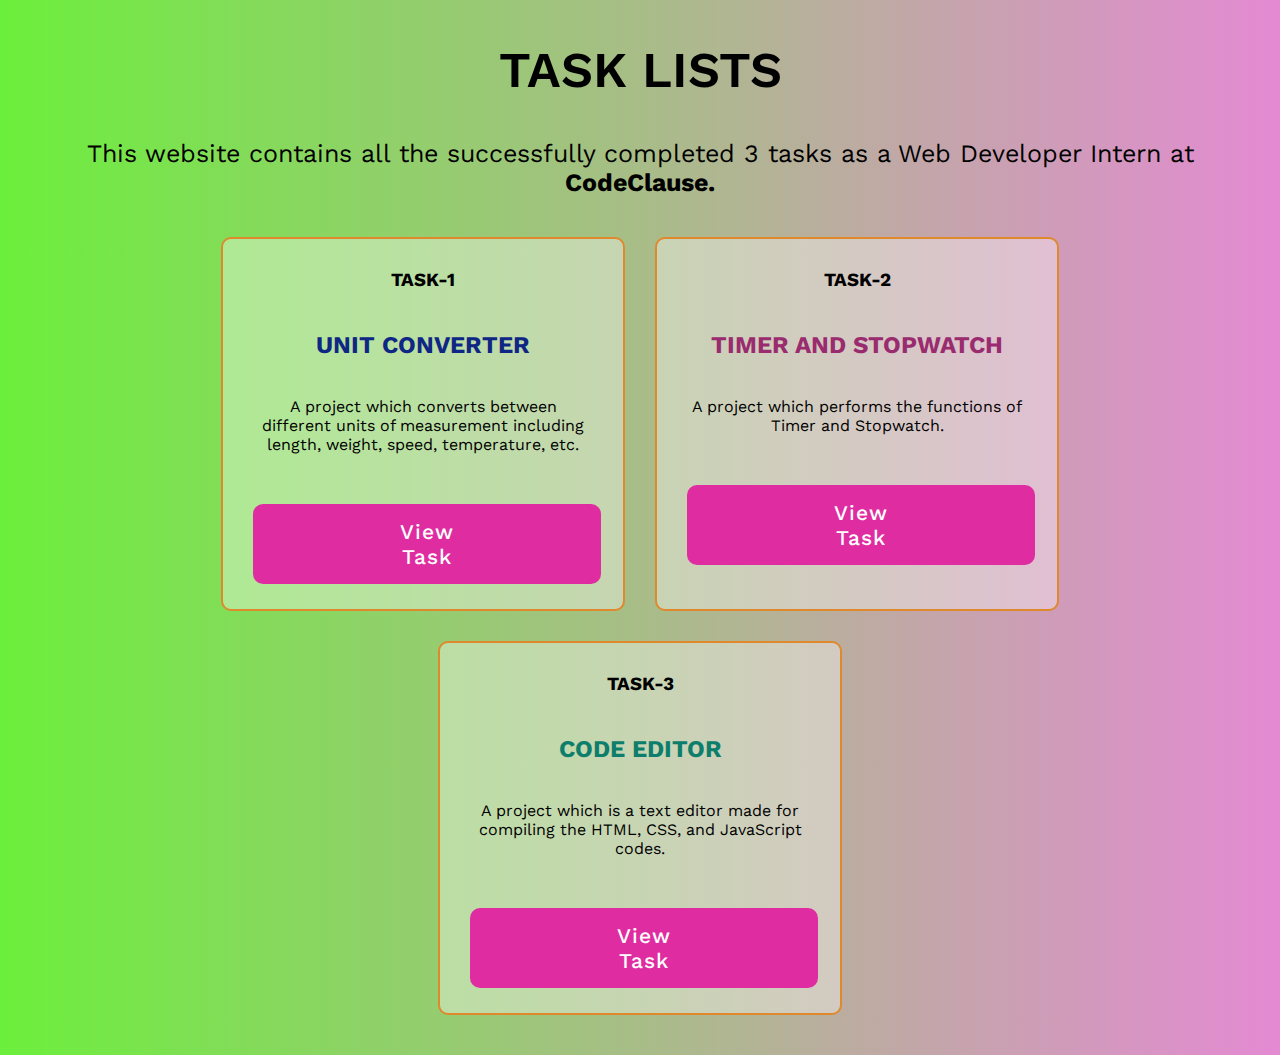
<file: index.html>
<!DOCTYPE html>
<html lang="en">
<head>
    <meta charset="UTF-8">
    <meta http-equiv="X-UA-Compatible" content="IE=edge">
    <meta name="viewport" content="width=device-width, initial-scale=1.0">
    <title>TASK PAGE</title>
    <link rel="stylesheet" href="style.css">
</head>
<body>

    <section class="home-content">
        <h1 class="hc-head">TASK LISTS</h1>
        <div class="p-con">
            <p>This website contains all the successfully completed 3 tasks as a Web Developer Intern at <b>CodeClause.</b>

</p>
        </div>
        
        <div class="home-bio">
    
            <div class="trans">
                <div class="trans-head">
                    <h3>TASK-1</h3>
                </div>
                <div class="trans-con">
                   <p><h2 style="color: #0f2784;">UNIT CONVERTER</h2><br><br>A project which converts between different units of measurement including length, weight, speed, temperature, etc.</p>
                </div>
                <div class="box-text">
                    <a href="TASK1%20-%20UNIT%20CONVERTER/index.html" style="color:#fff;"><button id="btn">View Task</button></a>
                </div>
            </div>
        
            <div class="trans">
                <div class="trans-head">
                    <h3>TASK-2</h3>
                </div>
                <div class="trans-con">
                    <p><h2 style="color: rgb(154, 43, 111);">TIMER AND STOPWATCH</h2><br><br>A project which performs the functions of Timer and Stopwatch.</p>
                </div>
                <div class="box-text">
                    <a href="TASK2%20-%20TIMER%20AND%20STOPWATCH/index.html" style="color:#fff;"><button id="btn">View Task</button></a>
                </div>
            </div>

            <div class="trans">
                <div class="trans-head">
                    <h3>TASK-3</h3>
                </div>
                <div class="trans-con">
                    <p><h2 style="color: #0d7e6b;">CODE EDITOR</h2><br><br>A project which is a text editor made for compiling the HTML, CSS, and JavaScript codes.</p>
                </div>
                <div class="box-text">
                    <a href="TASK3%20-%20CODE%20EDITOR/index.html" style="color:#fff;"><button id="btn">View Task</button></a>
                </div>
            </div>

        </div>

    </section>
    
</body>
</html>
</file>
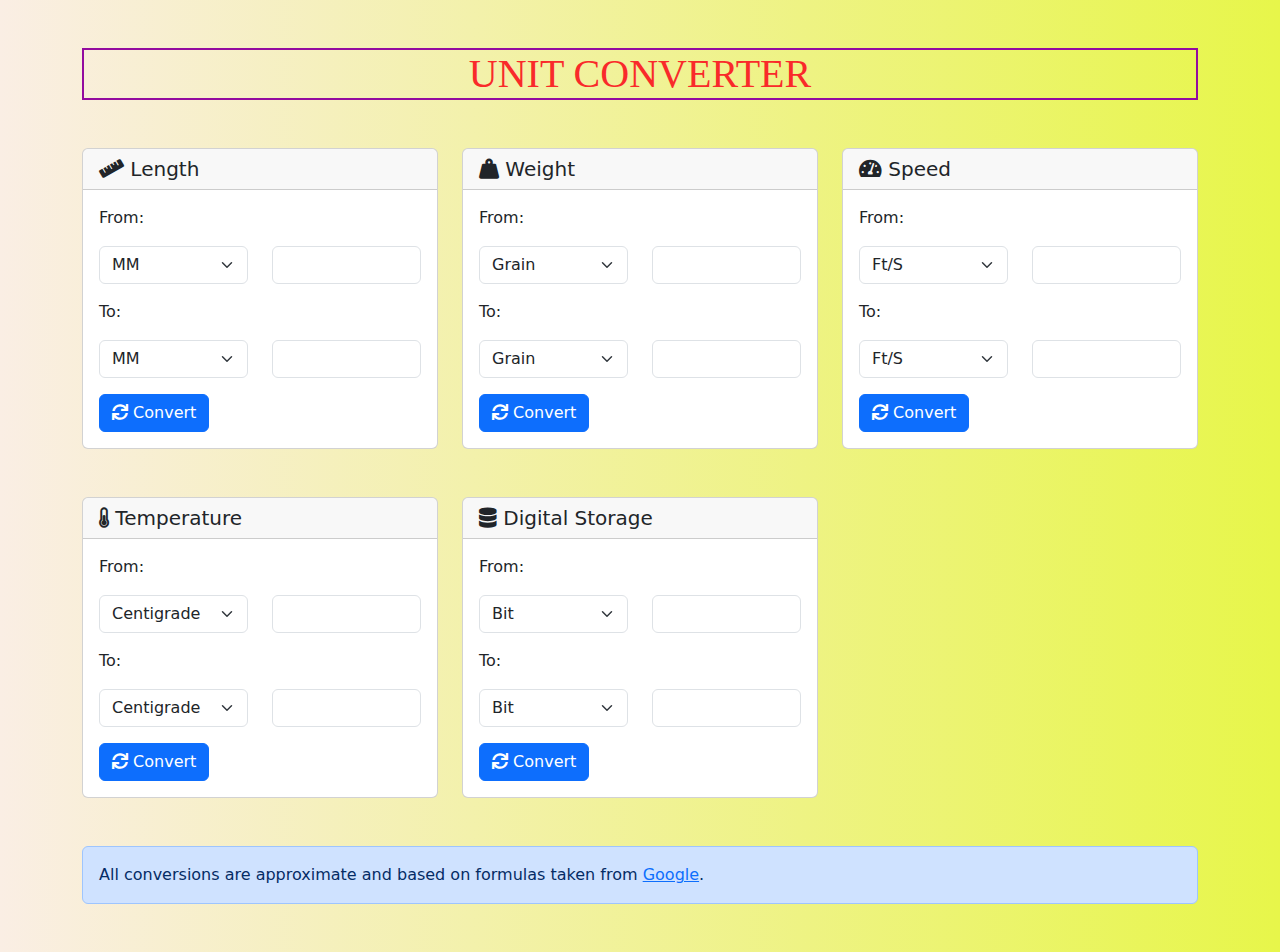
<file: TASK1 - UNIT CONVERTER/index.html>
<!doctype html>
<html lang="en">

	<head>
		<meta charset="utf-8">
		<meta name="viewport" content="width=device-width, initial-scale=1">
		<link rel="stylesheet" href="https://cdnjs.cloudflare.com/ajax/libs/twitter-bootstrap/5.1.0/css/bootstrap.min.css">
		<link rel="stylesheet" href="https://cdnjs.cloudflare.com/ajax/libs/font-awesome/5.15.4/css/all.min.css">
		<title>Unit Converter</title>
		<link rel="icon" type="image/png" href="favicon.png">
	</head>
	
	<style>
		body {
			background: linear-gradient(90deg,#faeee4,#e7f64a);
		}
		h1.mb-5 {
			text-align: center;
			font-family: Algerian;
			color: rgb(249, 42, 42);
			border: 2px solid rgb(147, 11, 159);
		}
	</style>

	<body>
		<div class="container my-5">
			<h1 class="mb-5">UNIT CONVERTER</h1>
			<div class="row">
				<div class="col-md-4 mb-5">
					<div class="card">
						<h5 class="card-header"><i class="fas fa-ruler"></i> Length</h5>
						<div class="card-body">
							<div class="row">
								<p>From:</p>
								<div class="col-md-6 mb-3">
									<select class="form-select" id="length-from-unit">
										<option value="mm">MM</option>
										<option value="cm">CM</option>
										<option value="inch">Inch</option>
										<option value="foot">Foot</option>
										<option value="meter">Meter</option>
										<option value="km">KM</option>
										<option value="mile">Mile</option>
									</select>
								</div>
								<div class="col-md-6 mb-3">
									<input class="form-control" type="number" step="0.01" id="length-from-value">
								</div>
							</div>
							<div class="row">
								<p>To:</p>
								<div class="col-md-6 mb-3">
									<select class="form-select" id="length-to-unit">
										<option value="mm">MM</option>
										<option value="cm">CM</option>
										<option value="inch">Inch</option>
										<option value="foot">Foot</option>
										<option value="meter">Meter</option>
										<option value="km">KM</option>
										<option value="mile">Mile</option>
									</select>
								</div>
								<div class="col-md-6 mb-3">
									<input class="form-control" id="length-to-value" readonly>
								</div>
							</div>
							<button class="btn btn-primary" onclick="convertLength()"><i class="fas fa-sync"></i> Convert</button>
						</div>
					</div>
				</div>
				<div class="col-md-4 mb-5">
					<div class="card">
						<h5 class="card-header"><i class="fas fa-weight-hanging"></i> Weight</h5>
						<div class="card-body">
							<div class="row">
								<p>From:</p>
								<div class="col-md-6 mb-3">
									<select class="form-select" id="weight-from-unit">
										<option value="grain">Grain</option>
										<option value="gram">Gram</option>
										<option value="ounce">Ounce</option>
										<option value="pound">Pound</option>
										<option value="kg">KG</option>
										<option value="stone">Stone</option>
									</select>
								</div>
								<div class="col-md-6 mb-3">
									<input class="form-control" type="number" step="0.01" id="weight-from-value">
								</div>
							</div>
							<div class="row">
								<p>To:</p>
								<div class="col-md-6 mb-3">
									<select class="form-select" id="weight-to-unit">
										<option value="grain">Grain</option>
										<option value="gram">Gram</option>
										<option value="ounce">Ounce</option>
										<option value="pound">Pound</option>
										<option value="kg">KG</option>
										<option value="stone">Stone</option>
									</select>
								</div>
								<div class="col-md-6 mb-3">
									<input class="form-control" id="weight-to-value" readonly>
								</div>
							</div>
							<button class="btn btn-primary" onclick="convertWeight()"><i class="fas fa-sync"></i> Convert</button>
						</div>
					</div>
				</div>
				<div class="col-md-4 mb-5">
					<div class="card">
						<h5 class="card-header"><i class="fas fa-tachometer-alt"></i> Speed</h5>
						<div class="card-body">
							<div class="row">
								<p>From:</p>
								<div class="col-md-6 mb-3">
									<select class="form-select" id="speed-from-unit">
										<option value="fts">Ft/S</option>
										<option value="ms">M/S</option>
										<option value="kmh">KM/H</option>
										<option value="mih">Mi/H</option>
										<option value="knots">Knots</option>
										<option value="lightspeed">Light Speed</option>
									</select>
								</div>
								<div class="col-md-6 mb-3">
									<input class="form-control" type="number" step="0.01" id="speed-from-value">
								</div>
							</div>
							<div class="row">
								<p>To:</p>
								<div class="col-md-6 mb-3">
									<select class="form-select" id="speed-to-unit">
										<option value="fts">Ft/S</option>
										<option value="ms">M/S</option>
										<option value="kmh">KM/H</option>
										<option value="mih">Mi/H</option>
										<option value="knots">Knots</option>
										<option value="lightspeed">Light Speed</option>
									</select>
								</div>
								<div class="col-md-6 mb-3">
									<input class="form-control" id="speed-to-value" readonly>
								</div>
							</div>
							<button class="btn btn-primary" onclick="convertSpeed()"><i class="fas fa-sync"></i> Convert</button>
						</div>
					</div>
				</div>
			</div>
			<div class="row">
				<div class="col-md-4 mb-5">
					<div class="card">
						<h5 class="card-header"><i class="fas fa-thermometer-half"></i> Temperature</h5>
						<div class="card-body">
							<div class="row">
								<p>From:</p>
								<div class="col-md-6 mb-3">
									<select class="form-select" id="temperature-from-unit">
										<option value="centigrade">Centigrade</option>
										<option value="fahrenheit">Fahrenheit</option>
										<option value="kelvin">Kelvin</option>
										<option value="rankine">Rankine</option>
									</select>
								</div>
								<div class="col-md-6 mb-3">
									<input class="form-control" type="number" step="0.01" id="temperature-from-value">
								</div>
							</div>
							<div class="row">
								<p>To:</p>
								<div class="col-md-6 mb-3">
									<select class="form-select" id="temperature-to-unit">
										<option value="centigrade">Centigrade</option>
										<option value="fahrenheit">Fahrenheit</option>
										<option value="kelvin">Kelvin</option>
										<option value="rankine">Rankine</option>
									</select>
								</div>
								<div class="col-md-6 mb-3">
									<input class="form-control" id="temperature-to-value" readonly>
								</div>
							</div>
							<button class="btn btn-primary" onclick="convertTemperature()"><i class="fas fa-sync"></i> Convert</button>
						</div>
					</div>
				</div>
				<div class="col-md-4 mb-5">
					<div class="card">
						<h5 class="card-header"><i class="fas fa-database"></i> Digital Storage</h5>
						<div class="card-body">
							<div class="row">
								<p>From:</p>
								<div class="col-md-6 mb-3">
									<select class="form-select" id="storage-from-unit">
										<option value="bit">Bit</option>
										<option value="byte">Byte</option>
										<option value="kib">KiB</option>
										<option value="mib">MiB</option>
										<option value="gib">GiB</option>
										<option value="tib">TiB</option>
										<option value="pib">PiB</option>
									</select>
								</div>
								<div class="col-md-6 mb-3">
									<input class="form-control" type="number" step="0.01" id="storage-from-value">
								</div>
							</div>
							<div class="row">
								<p>To:</p>
								<div class="col-md-6 mb-3">
									<select class="form-select" id="storage-to-unit">
										<option value="bit">Bit</option>
										<option value="byte">Byte</option>
										<option value="kib">KiB</option>
										<option value="mib">MiB</option>
										<option value="gib">GiB</option>
										<option value="tib">TiB</option>
										<option value="pib">PiB</option>
									</select>
								</div>
								<div class="col-md-6 mb-3">
									<input class="form-control" id="storage-to-value" readonly>
								</div>
							</div>
							<button class="btn btn-primary" onclick="convertStorage()"><i class="fas fa-sync"></i> Convert</button>
						</div>
					</div>
				</div>
			</div>
			<div class="alert alert-primary mb-5">All conversions are approximate and based on formulas taken from <a href="https://support.google.com/websearch/answer/3284611" target="_blank">Google</a>.</div>
		</div>
		<script src="script.js"></script>
	</body>
</html>
</file>
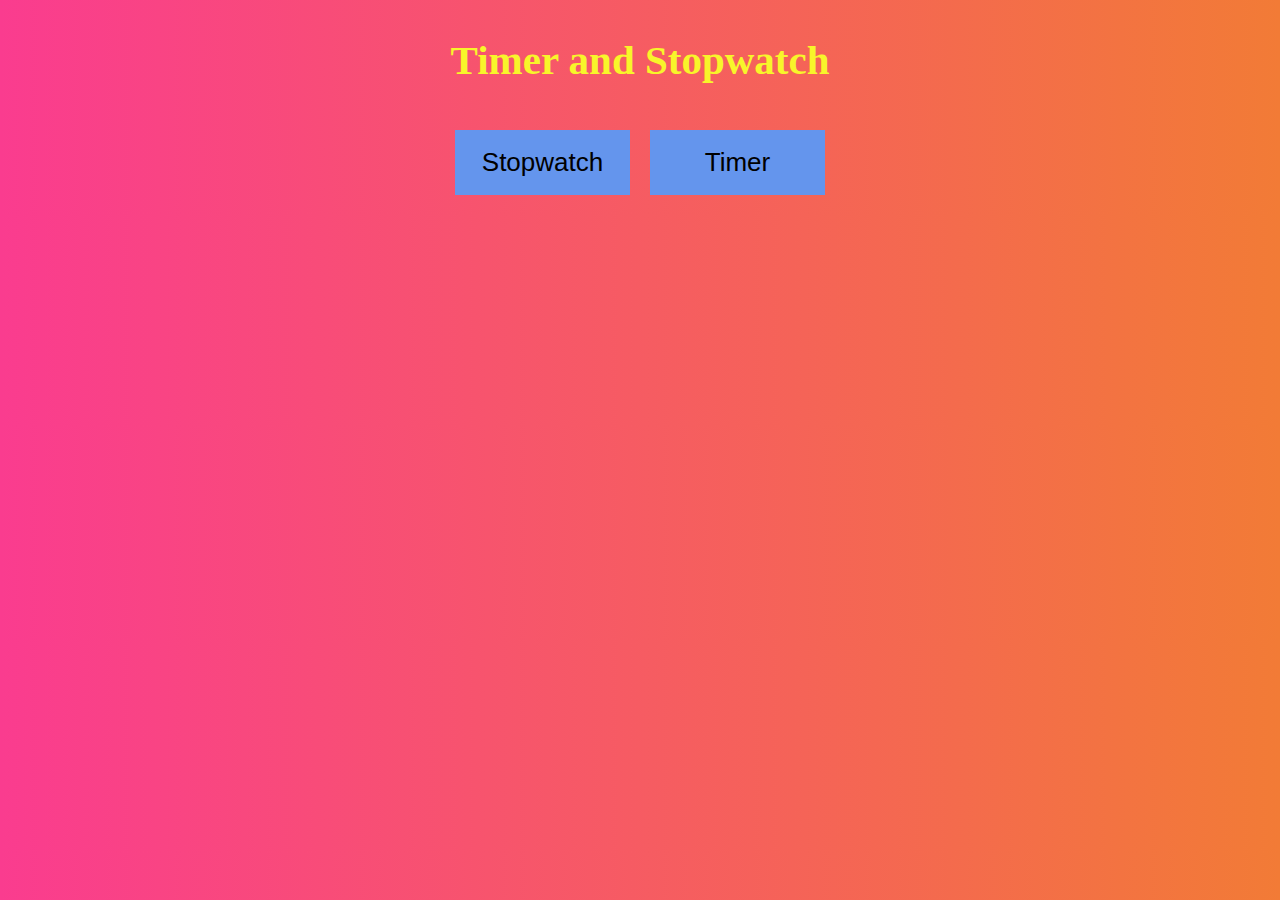
<file: TASK2 - TIMER AND STOPWATCH/index.html>
<!DOCTYPE html>
<html lang="en">

<head>
    <meta charset="UTF-8">
    <meta http-equiv="X-UA-Compatible" content="IE=edge">
    <meta name="viewport" content="width=device-width, initial-scale=1.0">
    <title>Timer and Stopwatch</title>
    <link rel="icon" type="image/png" href="assets/favicon.png">
    <link rel="stylesheet" href="style.css">
</head>

<body>
    <h1>Timer and Stopwatch</h1>
    <div class="homeContainer">
        <a href="./stopwatch.html"><div class="webLink">Stopwatch</div></a>
        <a href="./timer.html"><div class="webLink">Timer</div></a>
    </div>
</body>

</html>
</file>
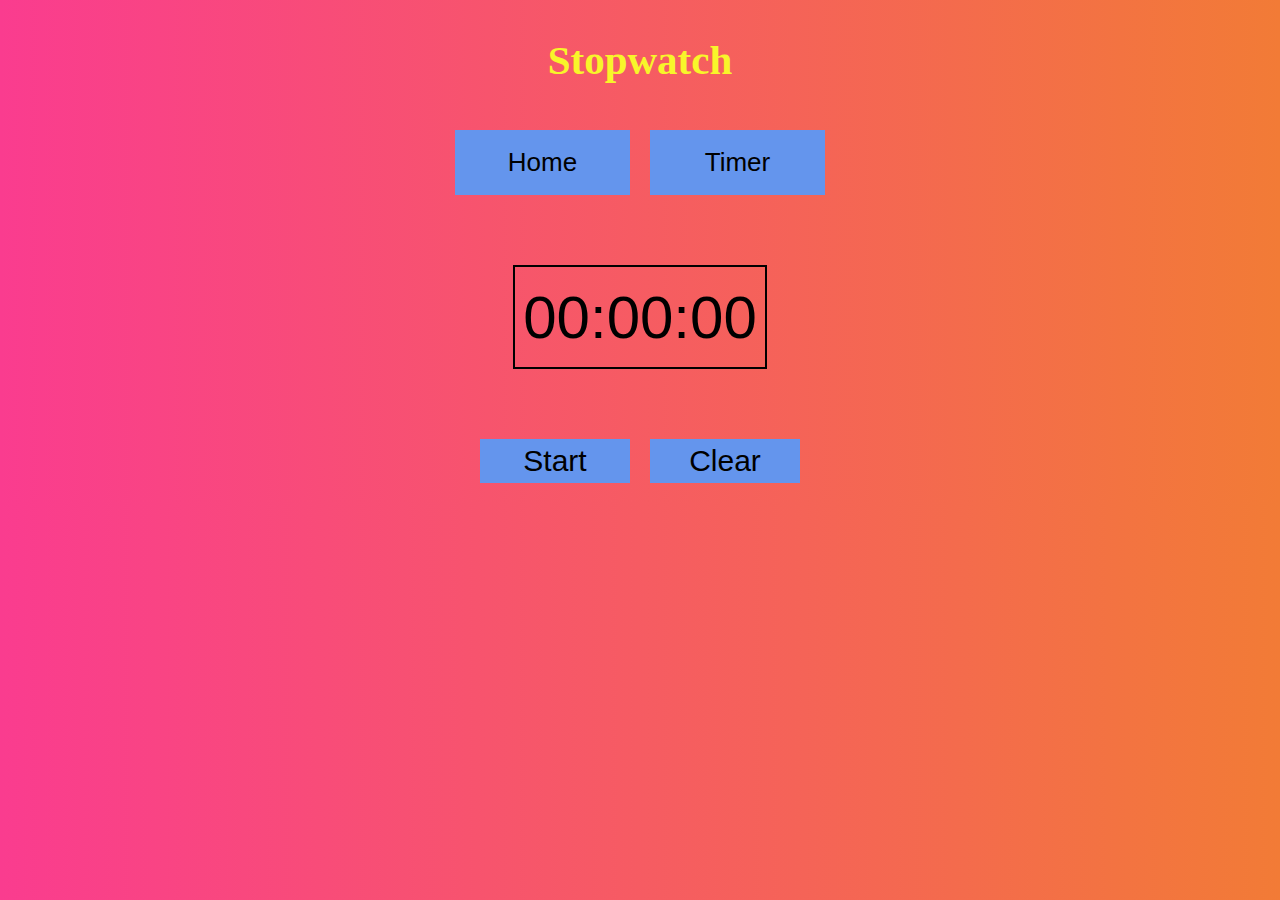
<file: TASK2 - TIMER AND STOPWATCH/stopwatch.html>
<!DOCTYPE html>
<html lang="en">

<head>
    <meta charset="UTF-8">
    <meta http-equiv="X-UA-Compatible" content="IE=edge">
    <meta name="viewport" content="width=device-width, initial-scale=1.0">
    <title>Handy Clock</title>
    <link rel="stylesheet" href="style.css">
</head>

<body>
    <!-- HEADER -->
    <h1>Stopwatch</h1>
    <div class="homeContainer">
        <a href="./index.html">
            <div class="webLink">Home</div>
        </a>
        <a href="./timer.html">
            <div class="webLink">Timer</div>
        </a>
    </div>
    <!-- HEADER -->
    <div id="titleContainer">
        <p id="stopWatch" class="stopwatchStyle">00:00:00</p>
    </div>

    <div id="stopWatchContainer">
        <button id="startStopWatch" class="startButton startStopWatchStyle">Start</button>
        <button id="clearStopWatch" class="startButton clearStopWatchStyle">Clear</button>
    </div>

</body>
<script src="js/stopwatch.js"></script>

</html>
</file>
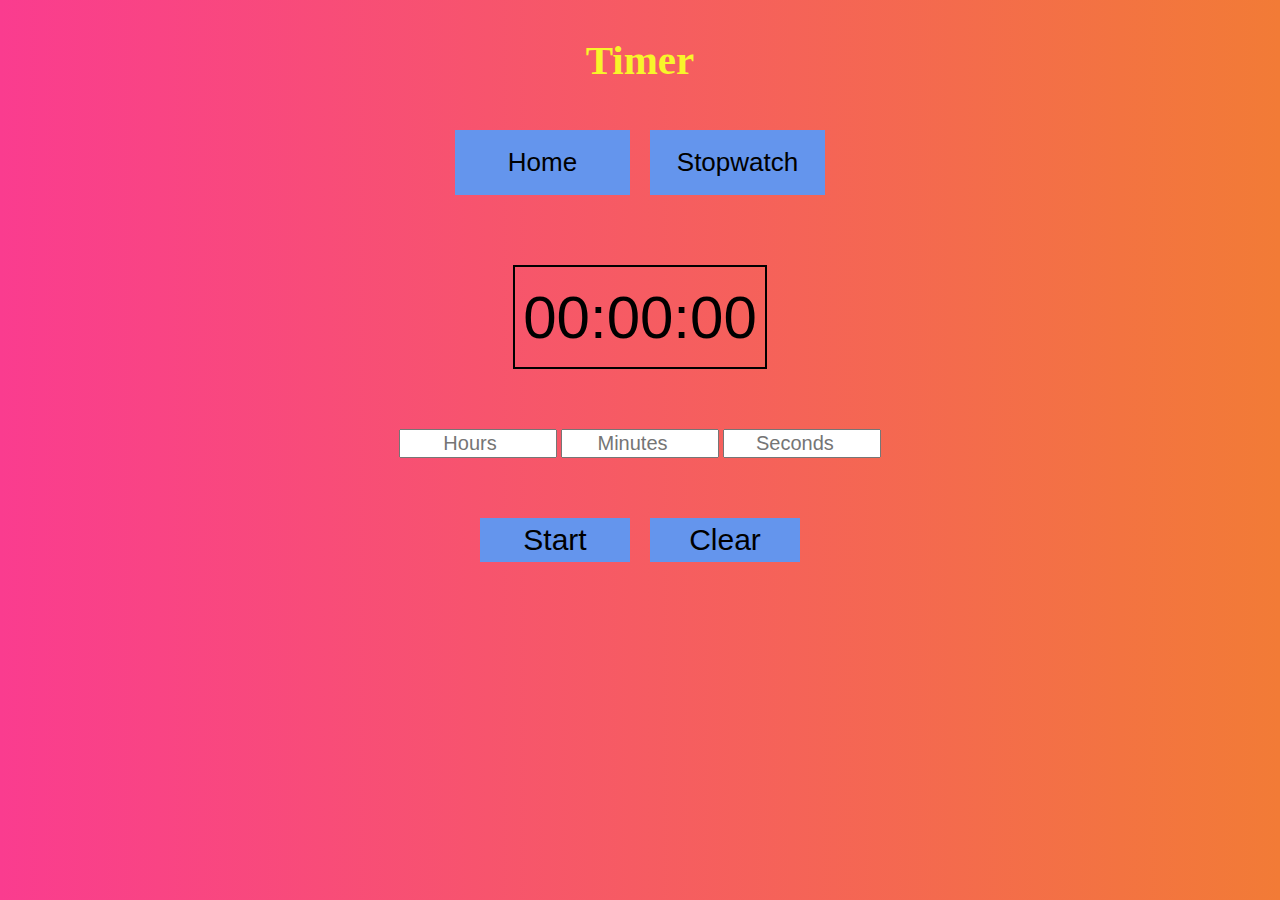
<file: TASK2 - TIMER AND STOPWATCH/timer.html>
<!DOCTYPE html>
<html lang="en">

<head>
    <meta charset="UTF-8">
    <meta http-equiv="X-UA-Compatible" content="IE=edge">
    <meta name="viewport" content="width=device-width, initial-scale=1.0">
    <title>Handy Clock</title>
    <link rel="stylesheet" href="style.css">
</head>

<body>
    <!-- HEADER -->

    <audio id="beep" src="./assets/beep.mp3"></audio>
    <h1>Timer</h1>
    <div class="homeContainer">
        <a href="./index.html">
            <div class="webLink">Home</div>
        </a>
        <a href="./Stopwatch.html">
            <div class="webLink">Stopwatch</div>
        </a>
    </div>
    <!-- HEADER -->
    <div id="titleContainer">
        <p id="timer" class="stopwatchStyle">00:00:00</p>
    </div>

    <div class="allContainer">
        <div class="inputContainer">
            <input onchange="changeHour()" type="number" id="h" placeholder="Hours">
            <input onchange="changeMinute()" type="number" id="m" placeholder="Minutes">
            <input onchange="changeSecond()" type="number" id="s" placeholder="Seconds">
        </div>
        <div id="stopWatchContainer">
            <button id="startTimer" class="startButton startStopWatchStyle">Start</button>
            <button class="startButton startStopWatchStyle" onClick="window.location.reload();">Clear</button>
        </div>
    </div>
</body>
<script src="js/timer.js"></script>

</html>
</file>
<file: style.css>
@import url('https://fonts.googleapis.com/css2?family=Work+Sans:wght@300;400;500;600&display=swap');

*{
    margin: 0;
    padding: 0;
    font-family: 'Work Sans', sans-serif;
}
*::selection{
    background-color: rgb(73, 146, 241);
}

.home-content{
    padding: 20px;
    background: linear-gradient(90deg,#6cef3c,#e48ad3);
    min-height: 100vh;
}

.home-content img{
    position: absolute;
    height: 81px;
    width: 180px;
    border-radius: 25px;
}

.hc-head{
    text-align: center;
    padding: 20px;
    font-weight: 600;
    font-size: 50px;
}

.home-content .home-bio{

    margin: 5px 0;
    display:flex;
    flex-wrap: wrap;
    justify-content: center;
    align-items: center;

} 

.trans{

    position: relative;
    margin:15px;
    overflow: hidden;
    border: 2px solid #e0892c;
    border-radius: 10px;
    cursor:pointer;
    width:400px;
    height:350px;
    background: rgba(255, 255, 255, 0.363);
    padding: 10px 0px;

}


.trans-con {
    padding:30px;
    text-align:center;
}


.trans-head{
    margin-top: 10px;
    text-align:center;
    padding:10px;
}


.box-text #btn{
    align-content: center;
    margin:20px 30px;
    padding: 0.938rem 9.188rem;
    border: none;
    color: #fff;
    font-size: 21px;
    font-weight: 500;
    letter-spacing: 1px;
    border-radius: 10px;
    background-color:#e02ca1;
    cursor: pointer;
    transition: all 0.3s ease;
  }

.box-text #btn:hover{
    background-color:#cf7e28b9;
}

.p-con{
    text-align: center;
    padding: 20px;
    font-size:25px;
}
</file>
<file: TASK2 - TIMER AND STOPWATCH/style.css>
body{
    font-family: Arial, Helvetica, sans-serif;
    background: linear-gradient(90deg,#fa3c8f,#f27b36);
}

h1{
    text-align: center;
    font-size: 41px;
    margin: 36px;
    font-family: Algerian;
    color: #f8f52a;
}
.webLink{
    display: flex;
    justify-content: center;
    align-items: center;
    height: 65px;
    width: 175px;
    background-color: cornflowerblue;
    margin: 10px;
    font-size: 26px;
    transition-property: all;
    transition-duration: 0.5s;
}
.homeContainer{
    display: flex;
    justify-content: center;
}
a{
    text-decoration: none;
    color: black;
}

.webLink:hover{
    background-color:#191971;
    color: white;
}
#stopWatchContainer{
    display: flex;
    justify-content: center;
    align-items: center;
    flex-direction: row;
}
#stopWatchBtnContainer{
    display: inline-block;
}

#titleContainer{
    display: flex;
    justify-content: center;
    align-items: center;
}
.stopwatchStyle{
    display: flex;
    justify-content: center;
    align-items: center;
    font-size: 60px;
    border: 2px black solid;
    height: 100px;
    width:250px;
}
.startButton{
    padding: 5px;
    margin: 10px;
    font-size: 30px;
    width: 150px;
    background-color: cornflowerblue;
    border: none;

    transition: all;
    transition-duration: 500ms;
}

.startButton:hover{
    color: white;
    background-color: #191971;
}
.inputContainer{
    margin-bottom: 50px;
}
input{
    text-align: center;
    font-size: 20px;
    width: 150px;
}
.allContainer{
    display: flex;
    flex-direction: column;
    align-items: center;
}
</file>
